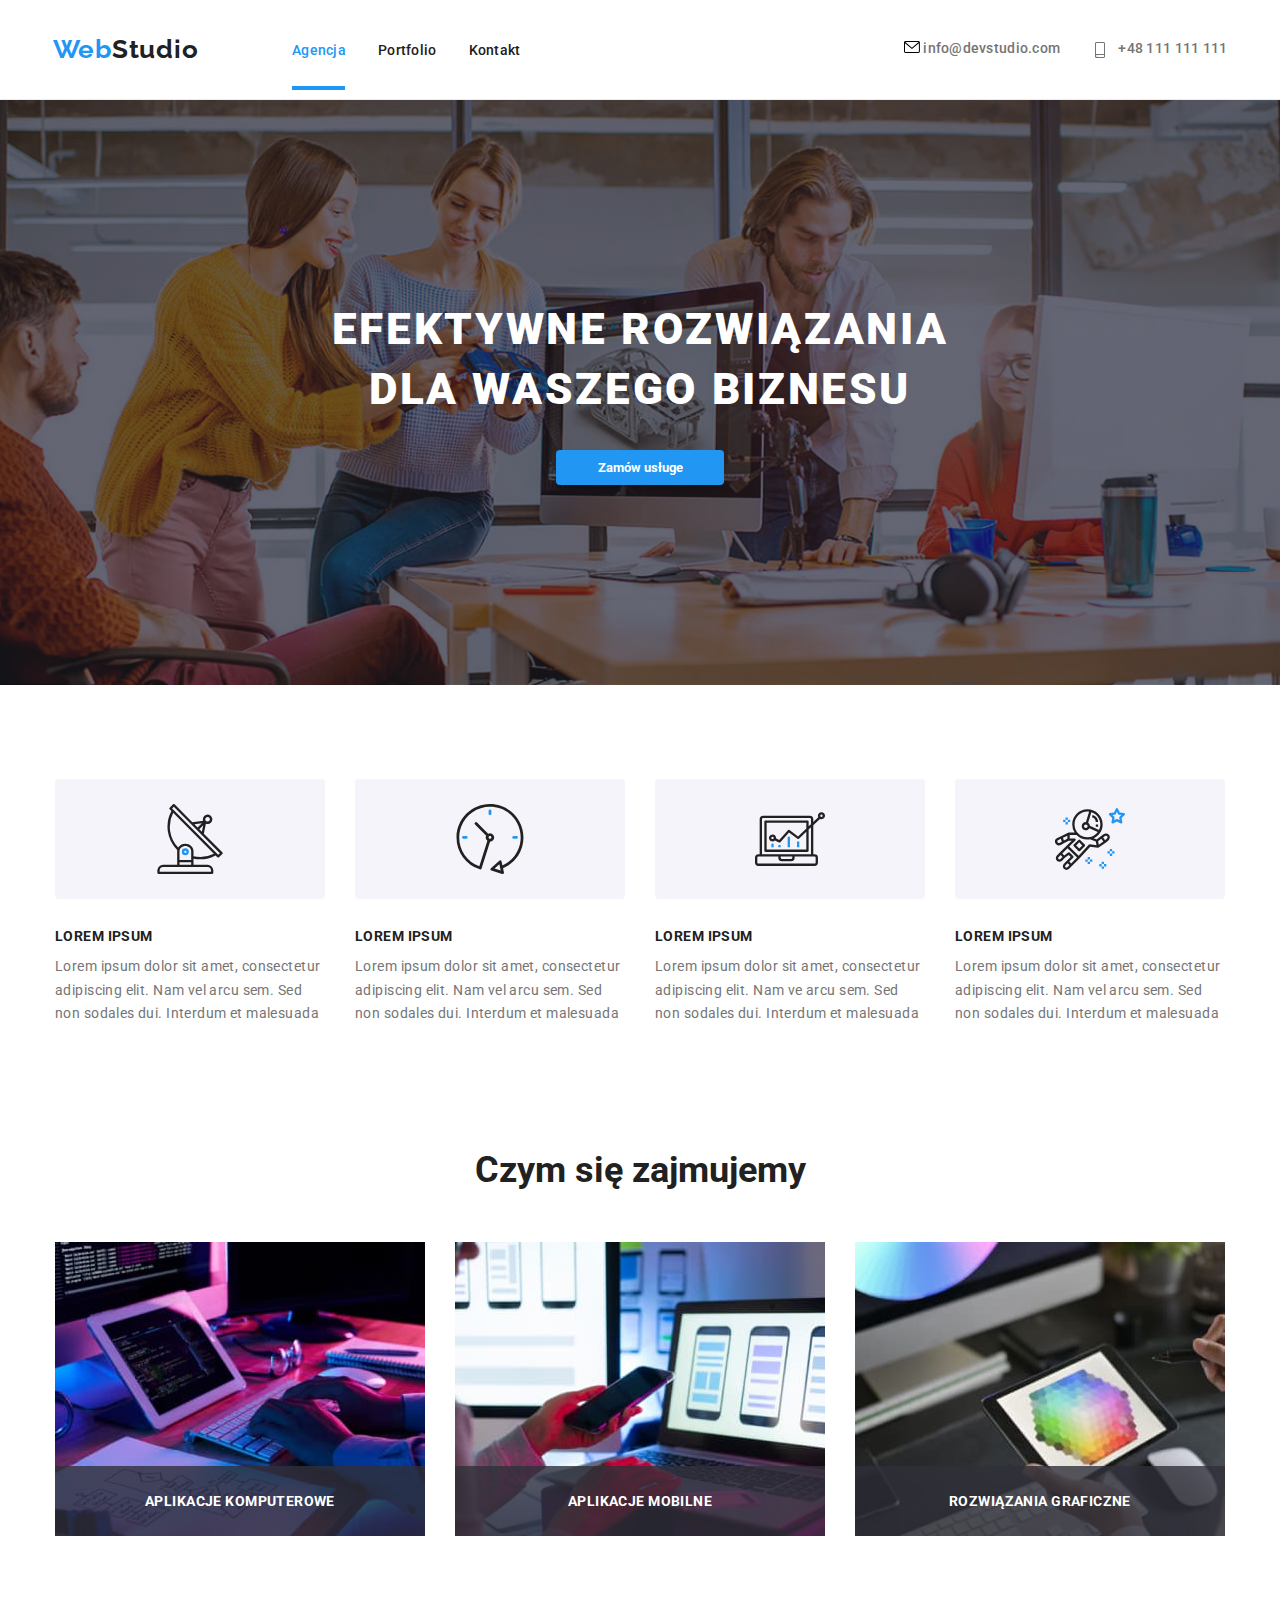
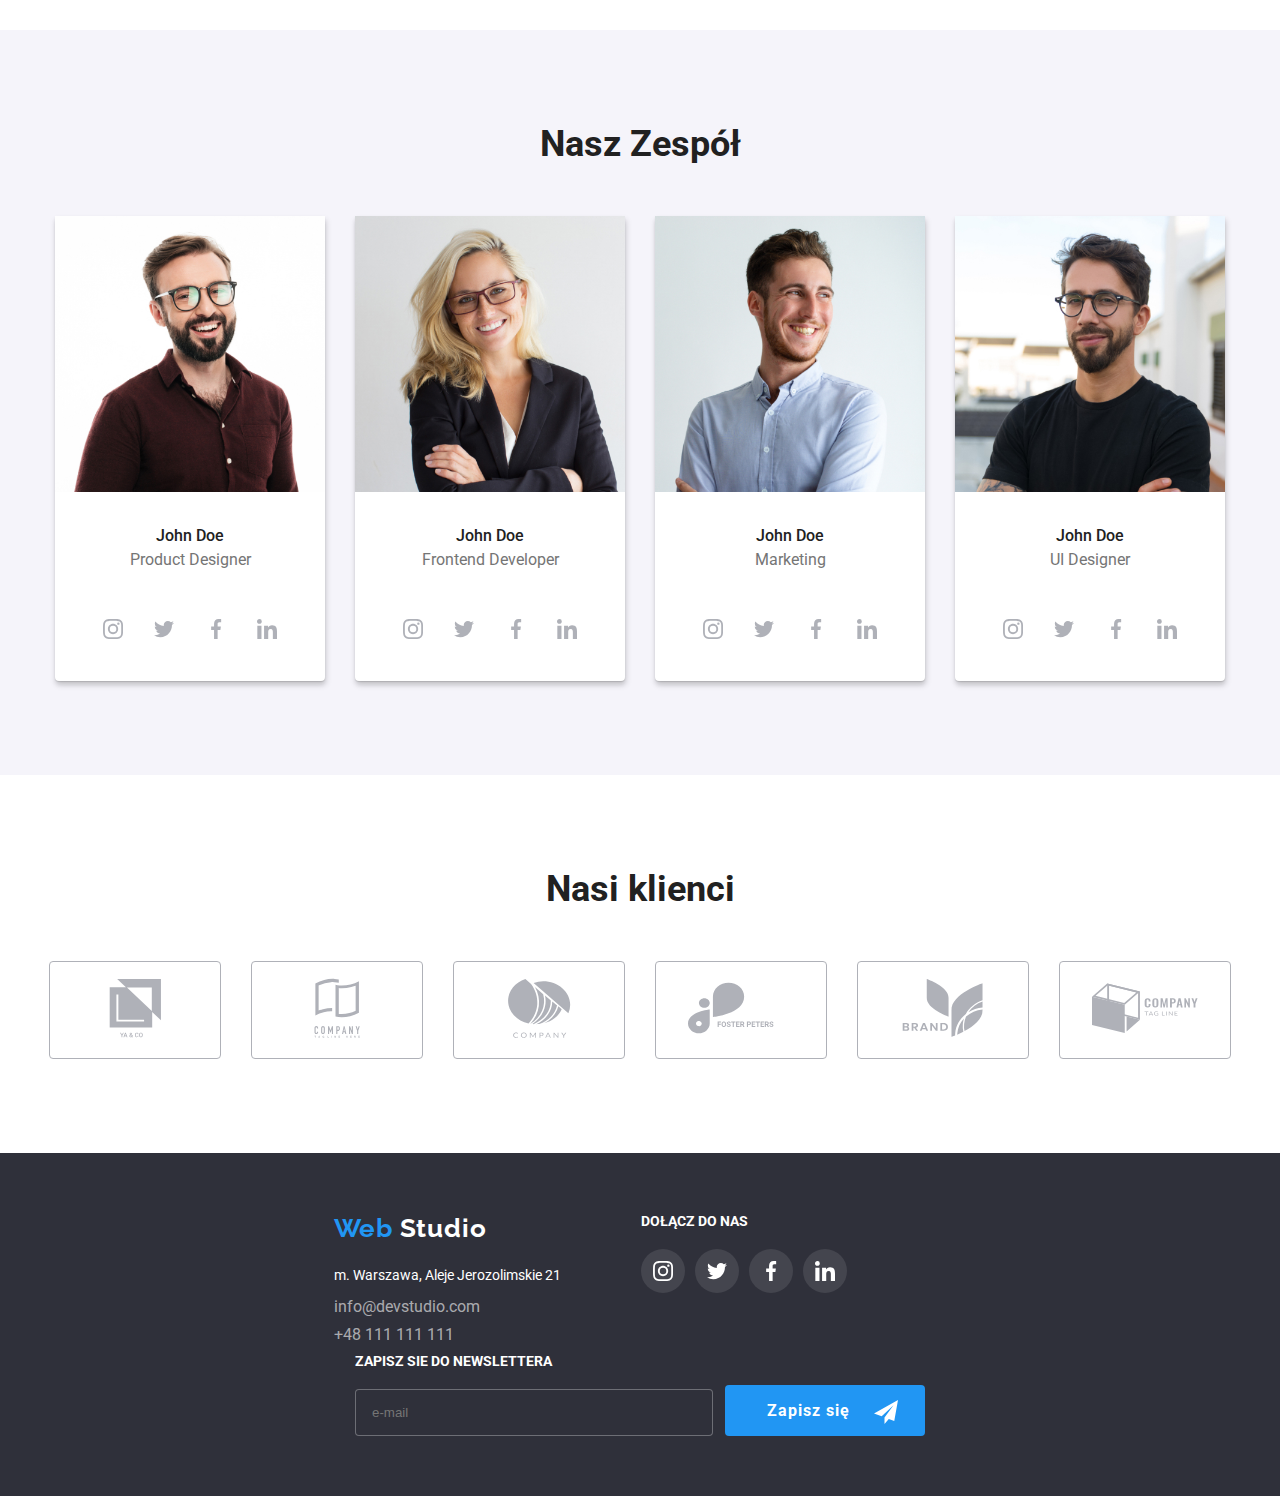
<file: index.html>
<!DOCTYPE html>
<html lang="pl">
  <head>
    <meta charset="UTF-8"/>
    <meta http-equiv="X-UA-Compatible" content="IE=edge"/>
    <meta name="viewport" content="width=device-width, initial-scale=1.0"/>
    <title>Studio</title>
    <link rel="stylesheet"
      href="https://cdnjs.cloudflare.com/ajax/libs/modern-normalize/1.1.0/modern-normalize.min.css"
      integrity="sha512-wpPYUAdjBVSE4KJnH1VR1HeZfpl1ub8YT/NKx4PuQ5NmX2tKuGu6U/JRp5y+Y8XG2tV+wKQpNHVUX03MfMFn9Q=="
      crossorigin="anonymous"
      referrerpolicy="no-referrer"/>
    <link rel="preconnect" href="https://fonts.googleapis.com"/>
    <link rel="preconnect" href="https://fonts.gstatic.com" crossorigin/>
    <link href="https://fonts.googleapis.com/css2?family=Raleway:wght@700&family=Roboto:wght@400;500;700;900&display=swap"
      rel="stylesheet"/>
      <link rel="stylesheet" href="./css/main.min.css"/>
  </head>
  <body>
<header class="header">
      <div class="container container__header">
        <div class="header__mobile-menu">
        <a class="header__logo" href="index.html">
          <span class="header__logo-color"> Web</span>Studio
          </a>
          <button class ="menu__toggle js-open-menu">
          <svg  class="header__burger" width="40" height="40">
            <use href="images/icons.svg#icon-menu_40px"></use>
          </svg>
        </button>
          </div>
        <nav class="navigation">
          <ul class="navigation__links">
            <li>
              <a class="navigation__links-list navigation--active" href="index.html">Agencja</a>
            </li>
            <li>
              <a class="navigation__links-list" href="portfolio.html">Portfolio</a>
            </li>
            <li>
              <a class="navigation__links-list" href="index.html">Kontakt</a>
            </li>
          </ul>
        </nav>
        <ul class="header__contact">
          <li>
            <a class="header__contact-links" href="mailto:info@devstudio.com">
              <svg class="header-contact__icon" width="16" height="12">
              <use href="images/icons.svg#icon-envelope"></use>
            </svg> info@devstudio.com
          </a>
        </li>
          <li>           
            <a class="header__contact-links" href="tel:48111111111">
              <svg class="header__contact-icon" width="16" height="16">
              <use href="images/icons.svg#icon-smartphone"></use>
            </svg>+48 111 111 111
          </a>
          </li>
        </ul>
      </div>
    </header>
    <main>
        <section class="first">
          <div class="container container__main">
            <h1 class="first__title">EFEKTYWNE ROZWIĄZANIA DLA WASZEGO BIZNESU</h1>
            <button class="first__button" type="button" data-modal-open>Zamów usługe</button>
          </div>
        </section>
      <section class="lorem">
        <div class="container">
          <ul class="lorem__links">
             <li>
              <div class="lorem__icon">
                <svg width="70" height="70">
                  <use href=./images/icons.svg#icon-antenna-1></use>
                </svg>
              </div>
              <h3 class="lorem__title">LOREM IPSUM</h3>
              <p class="lorem__subtitle">Lorem ipsum dolor sit amet, consectetur adipiscing elit. Nam vel arcu sem. Sed non sodales dui. Interdum et malesuada</p>
            </li>
            <li>      
           <div class="lorem__icon">
            <svg width="70" height="70">
              <use href=./images/icons.svg#icon-clock-1></use>
            </svg>
           </div>
           <h3 class="lorem__title">LOREM IPSUM</h3>
              <p class="lorem__subtitle">Lorem ipsum dolor sit amet, consectetur adipiscing elit. Nam vel arcu sem. Sed non sodales dui. Interdum et malesuada</p>
            </li>
            <li>
              <div class="lorem__icon">
                <svg width="70" height="70">
                  <use href=./images/icons.svg#icon-diagram-1></use>
                </svg>
            </div>
              <h3 class="lorem__title">LOREM IPSUM</h3>
              <p class="lorem__subtitle">Lorem ipsum dolor sit amet, consectetur adipiscing elit. Nam ve arcu sem. Sed non sodales dui. Interdum et malesuada</p>
            </li>
            <li>      
           <div class="lorem__icon">
            <svg width="70" height="70">
              <use href=./images/icons.svg#icon-astronaut-1></use>
            </svg>
           </div>
           <h3 class="lorem__title">LOREM IPSUM</h3>
              <p class="lorem__subtitle">Lorem ipsum dolor sit amet, consectetur adipiscing elit. Nam vel arcu sem. Sed non sodales dui. Interdum et malesuada</p>
            </li>
          </ul>
        </div>
      </section>
      <section class="job">
        <div class=" container container__job">
          <h2 class="job__title">Czym się zajmujemy</h2>
          <ul class="job__links">
            <li>
              <div class="job__box">
              <img src="images/About_Us/box1.jpg" alt="strona" width="370" height="294"/>
              <div>
                <h3 class="job__subtitle">APLIKACJE KOMPUTEROWE</h3>
              </div>
            </div>
          </li>
            <li>
              <div class="job__box">
                <img src="images/About_Us/box2.jpg" alt="telefon" width="370" height="294"/>
                <div>
                  <h3 class="job__subtitle">APLIKACJE MOBILNE</h3>
                </div>
              </div>
            </li>
            <li>
              <div class="job__box">
              <img src="images/About_Us/box3.jpg" alt="tablet" width="370" height="294"/>
              <div>
                <h3 class="job__subtitle">ROZWIĄZANIA GRAFICZNE</h3>
              </div>
            </div>
          </li>
          </ul>
        </div>
      </section>
      <section class="team">
        <div class="container container__team">
          <h2 class="team__title">Nasz Zespół</h2>
          <ul class="team__links">
            <li >
              <figure class="team__img">
                <img alt="Joe Doe" width="100%"
                src="images/Our_Team/img1.jpg"
                srcset="/images/Our_Team/img1.jpg  270w,
                images/Our_Team/img1mob@1x.jpg    450w,
                images/Our_Team/img1mob@2x.jpg    900w,
                images/Our_Team/img1tab@1.jpg     354w,
                images/Our_Team/img1tab@2.jpg   708w,"
                sizes=" (min-width:480px) 450px, (min-width: 768px) 354px, (min-width:1200px) 270px, 90vw"/>
                <figcaption>
                  <h3 class="team__name">John Doe</h3>
                  <p class="team__description">Product Designer</p>
                  <div>
                  <ul class="team__icon-list">
                    <li>
                      <a class="team__icon" href="#">
                        <svg width="20px" height="20px" fill="#AFB1B8">
                          <use  href="./images/icons.svg#icon-instagram-2"></use>
                        </svg>
                      </a>
                    </li>
                    <li>
                      <a class="team__icon" href="#">
                        <svg width="20px" height="20px" fill="#AFB1B8">
                          <use href="./images/icons.svg#icon-twitter-1"></use>
                        </svg>
                      </a>
                    </li>
                    <li>
                      <a class="team__icon" href="#">
                        <svg width="20px" height="20px" fill="#AFB1B8">
                          <use href="./images/icons.svg#icon-facebook-1"></use>
                        </svg>
                      </a>
                    </li>
                    <li>
                      <a class="team__icon" href="#">
                        <svg width="20px" height="20px" fill="#AFB1B8">
                          <use href="./images/icons.svg#icon-linkedin-1"></use>
                        </svg>
                      </a>
                    </li>
                  </ul>
                </div>
              </figcaption>
              </figure>
            </li>
            <li>
              <figure class="team__img">
                <img alt="Joe Doe" width="100%"
                src="images/Our_Team/img2.jpg"
                srcset="/images/Our_Team/img2.jpg  270w,
                images/Our_Team/img2mob@x1.jpg    450w,
                images/Our_Team/img2mob@x2.jpg    900w,
                images/Our_Team/img2tab@x1.jpg     354w,
                images/Our_Team/img2tab@x2.jpg   708w,"
                sizes="(min-width:480px) 450px, (min-width: 768px) 354px, (min-width:1200px) 270px, 90vw"/>
                <figcaption>
                  <h3 class="team__name">John Doe</h3>
                  <p class="team__description">Frontend Developer</p>
                <div>
                  <ul class="team__icon-list">
                    <li>
                      <a class="team__icon" href="#">
                        <svg width="20px" height="20px" fill="#AFB1B8">
                          <use  href="./images/icons.svg#icon-instagram-2"></use>
                        </svg>
                      </a>
                    </li>
                    <li>
                      <a class="team__icon" href="#">
                        <svg width="20px" height="20px" fill="#AFB1B8">
                          <use href="./images/icons.svg#icon-twitter-1"></use>
                        </svg>
                      </a>
                    </li>
                    <li>
                      <a class="team__icon" href="#">
                        <svg width="20px" height="20px" fill="#AFB1B8">
                          <use href="./images/icons.svg#icon-facebook-1"></use>
                        </svg>
                      </a>
                    </li>
                    <li>
                      <a class="team__icon" href="#">
                        <svg width="20px" height="20px" fill="#AFB1B8">
                          <use href="./images/icons.svg#icon-linkedin-1"></use>
                        </svg>
                      </a>
                    </li>
                  </ul>
                </div>
              </figcaption>
              </figure>
            </li>
            <li>
              <figure class="team__img">
                <img alt="Joe Doe" width="100%"
                src="images/Our_Team/img3.jpg"
                srcset="/images/Our_Team/img3.jpg  270w,
                images/Our_Team/img3mob@x1.jpg    450w,
                images/Our_Team/img3mob@x2.jpg    900w,
                images/Our_Team/img3tab@x1.jpg     354w,
                images/Our_Team/img3tab@x2.jpg   708w,"
                sizes="(min-width:480px) 450px, (min-width: 768px) 354px, (min-width:1200px) 270px, 90vw"/>
                <figcaption>
                  <h3 class="team__name">John Doe</h3>
                  <p class="team__description">Marketing</p>
                <div>
                  <ul class="team__icon-list">
                    <li>
                      <a class="team__icon" href="#">
                        <svg width="20px" height="20px" fill="#AFB1B8">
                          <use  href="./images/icons.svg#icon-instagram-2"></use>
                        </svg>
                      </a>
                    </li>
                    <li>
                      <a class="team__icon" href="#">
                        <svg width="20px" height="20px" fill="#AFB1B8">
                          <use href="./images/icons.svg#icon-twitter-1"></use>
                        </svg>
                      </a>
                    </li>
                    <li>
                      <a class="team__icon" href="#">
                        <svg width="20px" height="20px" fill="#AFB1B8">
                          <use href="./images/icons.svg#icon-facebook-1"></use>
                        </svg>
                      </a>
                    </li>
                    <li>
                      <a class="team__icon" href="#">
                        <svg width="20px" height="20px" fill="#AFB1B8">
                          <use href="./images/icons.svg#icon-linkedin-1"></use>
                        </svg>
                      </a>
                    </li>
                  </ul>
                </div>
              </figcaption>
              </figure>
            </li>
            <li>
              <figure class="team__img">
                <img alt="Joe Doe" width="100%"
                src="images/Our_Team/img4.jpg"
                srcset="/images/Our_Team/img4.jpg  270w,
                images/Our_Team/img4mob@x1.jpg    450w,
                images/Our_Team/img4mob@x2.jpg    900w,
                images/Our_Team/img4tab@x1.jpg     354w,
                images/Our_Team/img4tab@x2.jpg   708w,"
                sizes="(min-width:480px) 450px, (min-width: 768px) 354px, (min-width:1200px) 270px, 90vw"/>
                
                <figcaption>
                  <h3 class="team__name">John Doe</h3>
                  <p class="team__description">UI Designer</p>
                <div>
                  <ul class="team__icon-list">
                    <li>
                      <a class="team__icon" href="#">
                        <svg width="20px" height="20px" fill="#AFB1B8">
                          <use  href="./images/icons.svg#icon-instagram-2"></use>
                        </svg>
                      </a>
                    </li>
                    <li>
                      <a class="team__icon" href="#">
                        <svg width="20px" height="20px" fill="#AFB1B8">
                          <use href="./images/icons.svg#icon-twitter-1"></use>
                        </svg>
                      </a>
                    </li>
                    <li>
                      <a class="team__icon" href="#">
                        <svg width="20px" height="20px" fill="#AFB1B8">
                          <use href="./images/icons.svg#icon-facebook-1"></use>
                        </svg>
                      </a>
                    </li>
                    <li>
                      <a class="team__icon" href="#">
                        <svg width="20px" height="20px" fill="#AFB1B8">
                          <use href="./images/icons.svg#icon-linkedin-1"></use>
                        </svg>
                      </a>
                    </li>
                  </ul>
                </div> 
              </figcaption>
              </figure>
            </li>
          </ul>
          </div>
      </section>
      <section class="clients ">
        <div class=" container container__clients" >
          <h2 class="clients__title">Nasi klienci</h2>
          <ul class="clients__links">
            <li class="clients__logo">
              <svg  width="106" height="60" fill="#AFB1B8">
                <use href="./images/icons.svg#icon-group"></use>
              </svg>
            </li>
            <li class="clients__logo">
              <svg  width="106" height="60" fill="#AFB1B8">
                <use href="./images/icons.svg#icon-group-1"></use>
              </svg>
            </li>
            <li class="clients__logo">
              <svg  width="106" height="60" fill="#AFB1B8">
                <use href="./images/icons.svg#icon-group-2"></use>
              </svg>
            </li>
            <li class="clients__logo">
              <svg  width="106" height="60" fill="#AFB1B8">
                <use href="./images/icons.svg#icon-Group-6"></use>
              </svg>
            </li>
            <li class="clients__logo">
              <svg  width="106" height="60" fill="#AFB1B8">
                <use href="./images/icons.svg#icon-group-3"></use>
              </svg>
            </li>
            <li class="clients__logo">
              <svg  width="106" height="60" fill="#AFB1B8">
                <use href="./images/icons.svg#icon-group-4"></use>
              </svg>
            </li>
          </ul>
       </div>
      </section>
    </main>
    <footer class="footer">
      <div class=" container__footer">
      <div class="footer__contact">
        <a class="footer__contact-logo" href="index.html">
          <span class="footer__logo-color"> Web</span>
          <span class="footer__logo-nonecolor">Studio</span>
        </a>
        <address class="address">
          <ul class="address__contact-list">
            <li>
              <p class="address__contact-list--city">m. Warszawa, Aleje Jerozolimskie 21</p>
            </li>
            <li class="address__item">
              <a class="address__links" href="mailto:info@devstudio.com">info@devstudio.com</a>
            </li>
            <li class="address__item">
              <a class="address__links" href="tel:48111111111">+48 111 111 111</a>
            </li>
          </ul>
        </address>
      </div>
        <div class="media">
          <h3 class="media__title"> DOŁĄCZ DO  NAS </h3>
          <ul class="media__list">
            <li>
              <a class="media__icon-group" href="#">
                <svg width="20" height="20">
                  <use href="./images/icons.svg#icon-instagram-2"></use>
                </svg>
              </a>
            </li>
            <li>
              <a class="media__icon-group" href="#">
                <svg width="20" height="20">
                  <use href="./images/icons.svg#icon-twitter-1"></use>
                </svg>
              </a>
            </li>
            <li>
              <a class="media__icon-group" href="#">
                <svg width="20" height="20">
                  <use href="./images/icons.svg#icon-facebook-1"></use>
                </svg>
              </a>
            </li>
            <li>
              <a class="media__icon-group" href="#">
                <svg width="20" height="20">
                  <use href="./images/icons.svg#icon-linkedin-1"></use>
                </svg>
              </a>
            </li>
          </ul>
        </div>
         <form>
          <div class="form">
            <div class="form__input">
              <label for="email" class="form__label">ZAPISZ SIE DO NEWSLETTERA</label>
            <input class="form__input-details" type="text" name="e-mail" id="e-mail" placeholder="e-mail">
            </div>
          <div>
            <button class ="form__button" type="submit">Zapisz się 
              <svg width="24" height="24" class="form__icon">
                <use href="./images/icons.svg#icon-icon-send"></use>
            </svg>
          </button>
        </div>
      </div>
    </form>
        <div class="menu-container js-menu-container" id="mobile-menu">
          <button class="menu__toggle js-close-menu menu__cls-btn">
            <svg width="40" height="40">
              <use href="./images/icons.svg#icon-close_40px"></use>
            </svg>
          </button>
          <div>
          <ul class="menu__navigation">
            <li class="menu__navigation-links"><a href="index.html">Agencja</a></li>
            <li class="menu__navigation-links"><a href="portfolio.html" >Portfolio</a></li>
            <li class="menu__navigation-links"><a href="" >Kontakt</a></li>
          </ul>
        </div>
          <ul class="menu__contact">
            <li class="menu__contact-tel">           
              <a  href="tel:48111111111">
                +48 111 111 111
            </a>
            </li>
          <li class="menu__contact-email">
            <a  href="mailto:info@devstudio.com">
               info@devstudio.com
          </a>
        </li>
          </ul>
          <ul class="menu__socials">
            <li>
              <a class="menu__socials-link" href="#">Instagram</a>
            </li>
            <li class="menu__separate">
              |
            </li>
            <li><a class="menu__socials-link" href="#">Twitter</a>
            </li>
            <li class="menu__separate">
              |
            </li>
           <li> 
              <a class="menu__socials-link" href="#">Facebook</a>
            </li>
            <li class="menu__separate">
              |
            </li>
           <li> 
              <a class="menu__socials-link" href="#">Linkedln</a>
            </li>
          </ul>
          

  
      
        
        
      </div>
        </div>
            
          </div>
        </div>
        <div class="overlay overlay__is-hidden" data-modal>
          <div class="modal">
          <p class="modal__title"> Zostaw swoje dane w formularzu poniżej</p>
            <form>
              <div class="modal__field">
              <label class="modal__label" for="username"> Imię</label>
              <input class="modal__input" type="text" name="username" id="username"/><svg  width="18px" height="18px">
                <use  href="./images/icons.svg#icon-person-black-18dp-1"></use>
              </svg>
              </div>
              <div class="modal__field">
                <label class="modal__label" for="phone"> Telefon</label>
                <input class="modal__input" type="text" name="phone" id="phone"/>
                <svg  width="18px" height="18px">
                  <use  href="./images/icons.svg#icon-phone-black-18dp-1"></use>
                </svg>
              </div>
              <div class="modal__field">
              <label class="modal__label" for="email"> Email</label>
              <input class="modal__input" type="text" name="email" id="email"/>
              <svg  width="18px" height="18px">
                <use  href="./images/icons.svg#icon-email-black-18dp-1"></use>
              </svg>
              </div>
            <div class="modal__field">
                  <label class="modal__label" for="comment"> Komentarz</label>
                  <textarea class="modal__textarea" name="comment" id="comment" rows="5" placeholder="Wprowadź tekst"></textarea>
                </div>
                <label class="modal__checkbox"> <input class="modal__checkbox-input" type="checkbox" name="check "/>
                  <svg  width="16px" height="15px">
                    <use  href="./images/icons.svg#icon-icon-check"></use>
                  </svg>
                  Oświadczam iż akceptuję 
                  <span class="modal__span">
                     Regulamin</span> i 
                     <span class="modal__span">Politykę Prywatności.</span>
                    </label>
            <button class="modal__button" type="submit">Wyślij</button>
          </form>
          <button type="button" class="close-btn" data-modal-close>X</button>
        </div>
      </div>
       <script defer src="./js/mobile-menu.js"></script>
       <script src="./js/modal.js"></script>
      </div>
  </footer>
</body>
</html>
</file>
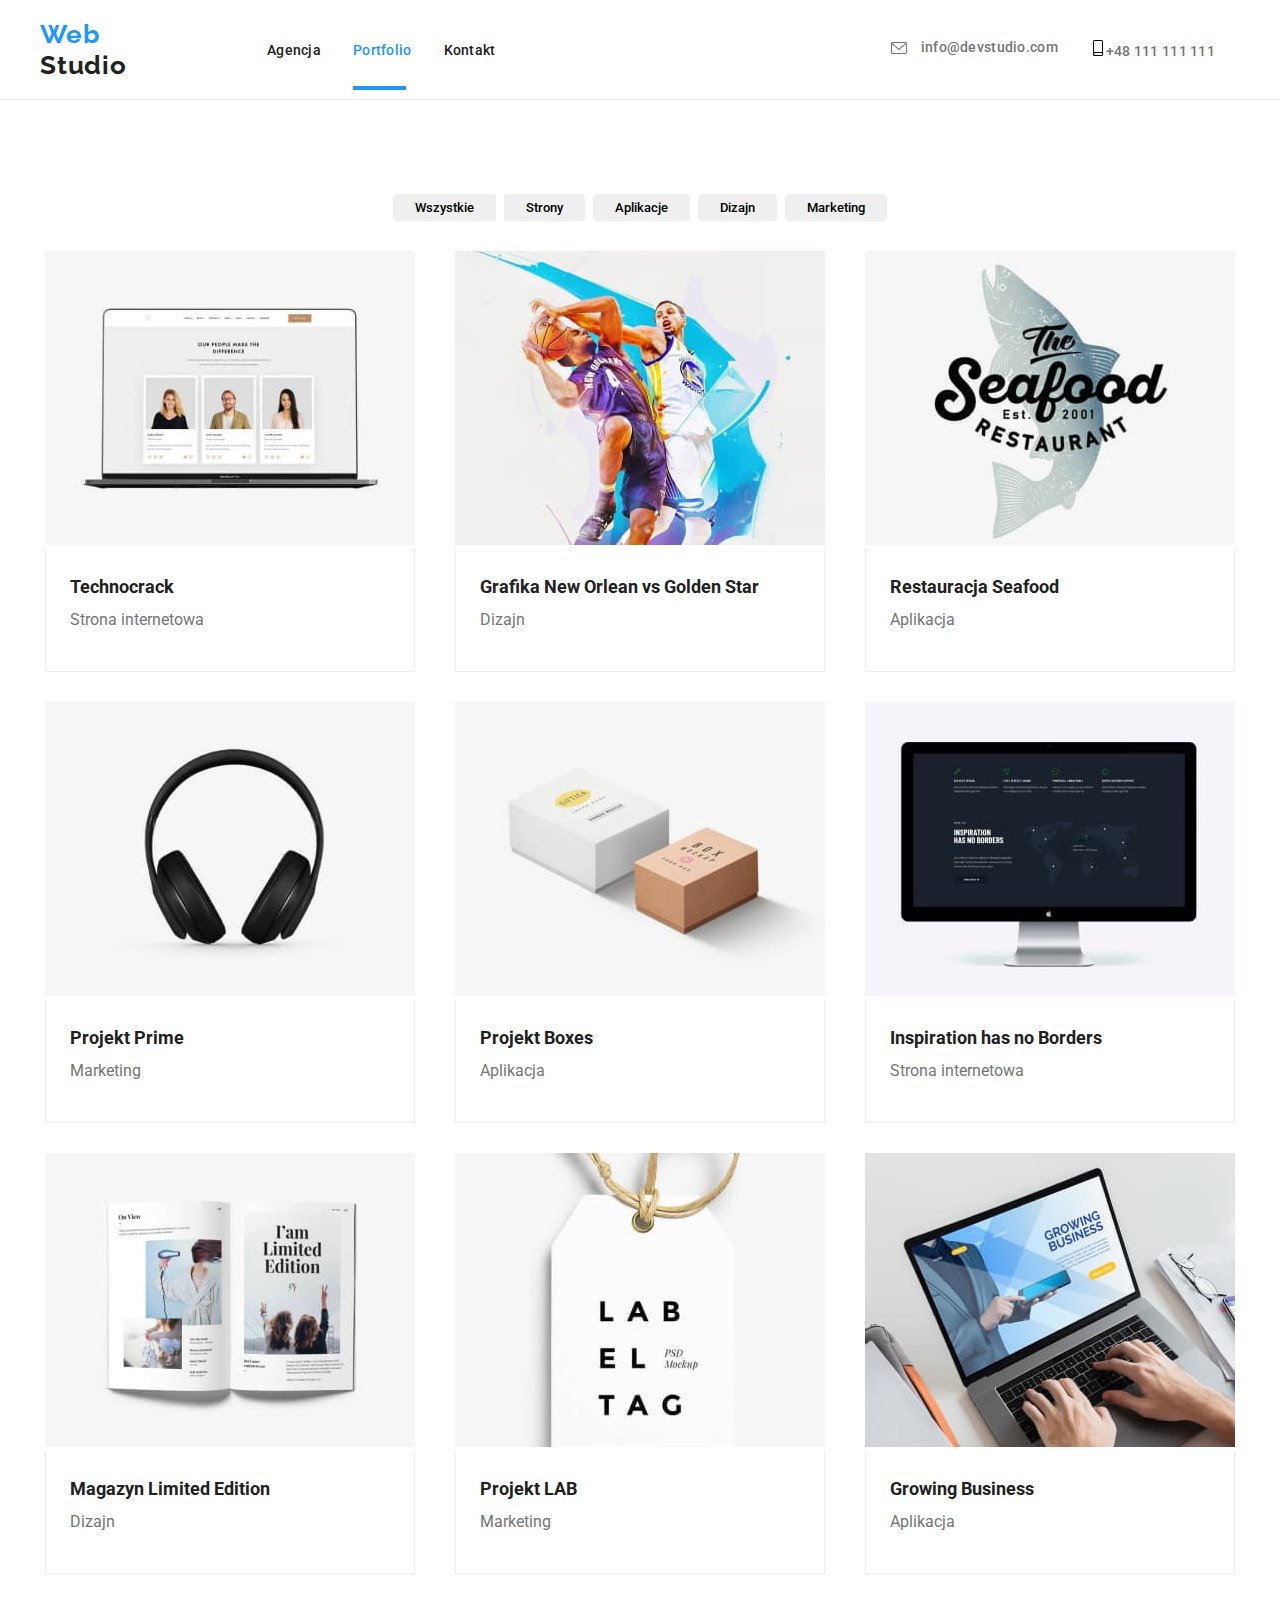
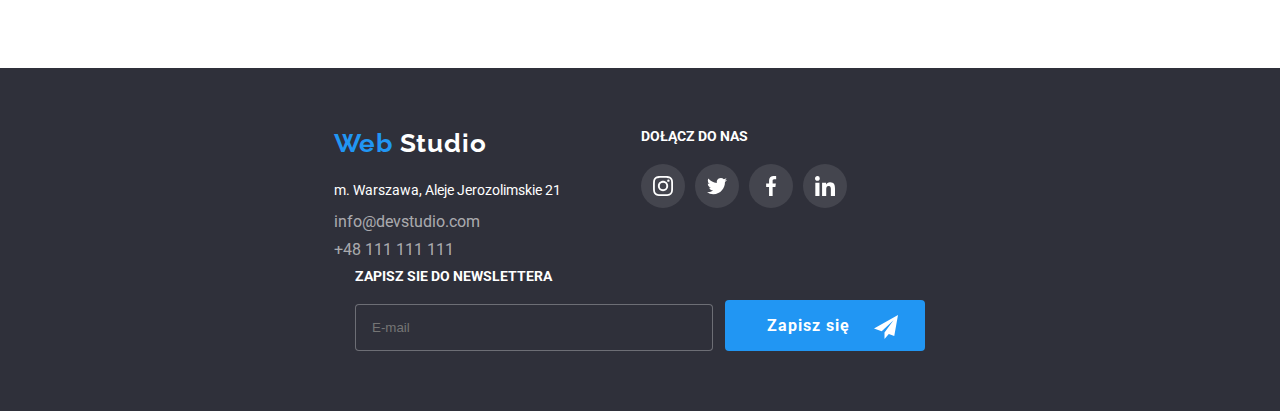
<file: portfolio.html>
<!DOCTYPE html>
<html lang="en">
  <head>
    <meta charset="UTF-8" />
    <meta http-equiv="X-UA-Compatible" content="IE=edge" />
    <meta name="viewport" content="width=device-width, initial-scale=1.0" />
    <title>Portfolio</title>
    <link
      rel="stylesheet"
      href="https://cdnjs.cloudflare.com/ajax/libs/modern-normalize/1.1.0/modern-normalize.min.css"
      integrity="sha512-wpPYUAdjBVSE4KJnH1VR1HeZfpl1ub8YT/NKx4PuQ5NmX2tKuGu6U/JRp5y+Y8XG2tV+wKQpNHVUX03MfMFn9Q=="
      crossorigin="anonymous"
      referrerpolicy="no-referrer"/>
    <link rel="stylesheet" href="./css/main.min.css" />
    <link rel="preconnect" href="https://fonts.googleapis.com" />
    <link rel="preconnect" href="https://fonts.gstatic.com" crossorigin />
    <link href="https://fonts.googleapis.com/css2?family=Raleway:wght@700&family=Roboto:wght@400;500;700;900&display=swap" rel="stylesheet"/>
  </head>
  <body>
    <header class="header">
      <div class="container container__header">
        <a class="header__logo" href="index.html">
          <span class="header__logo-color"> Web</span>
          Studio
        </a>
        <nav class="navigation">
          <ul class="navigation__links">
            <li>
              <a class="navigation__links-list" href="index.html">Agencja</a>
            </li>
            <li>
              <a class="navigation__links-list navigation--active" href="portfolio.html">Portfolio</a>
            </li>
            <li>
              <a class="navigation__links-list" href="#">Kontakt</a>
            </li>
          </ul>
        </nav>
        <ul class="header__contact">
          <li>
            <a class="header__contact-links" href="mailto:info@devstudio.com">
              <svg class="header__contact-icon" width="16" height="12">
              <use href="images/icons.svg#icon-envelope"></use>
            </svg> info@devstudio.com
          </a>
        </li>
          <li>           
            <a class="header__contact-links" href="tel:48111111111">
              <svg class="header__contac-icon" width="16" height="16">
              <use href="images/icons.svg#icon-smartphone"></use>
            </svg>+48 111 111 111
          </a>
          </li>
        </ul>
      </div>
    </header>
    <main>
      <!--Section Portfolio-->
      <section class="portfolio">
        <div class="container">
        <div class="container__portfolio">
          <ul class="portfolio__buttons">
            <li>
              <button class="portfolio__single-button" type="button">Wszystkie</button>
            </li>
            <li>
              <button class="portfolio__single-button" type="button">Strony</button>
            </li>
            <li>
              <button class="portfolio__single-button" type="button">Aplikacje</button>
            </li>
            <li>
              <button class="portfolio__single-button" type="button">Dizajn</button>
            </li>
            <li>
              <button class="portfolio__single-button" type="button">Marketing</button>
            </li>
          </ul>
        </div>
        <ul class="portfolio__wrapper">
            <li class=" portfolio__shadow">
              <div class="portfolio__hidden">
              <figure class="portfolio__figure">
                <div class="portfolio__technocrack">
                  <p class="portfolio__text">Technocrack jest popularną platformą wykorzystywaną do rozpowszechniania koronawirusa. Firmy wykorzystują tę platformę do celów szpiegowskich i ataków na niezabezpieczone serwery konkurencji</p>
                </div>
                <img src="images/portfolio/img-1.jpg" alt="Strona internetowa"width="370" height="294"/>
                <figcaption class="portfolio__figcaption">
                  <h3 class="portfolio__title">Technocrack</h3>
                  <p class="portfolio__subtitle">Strona internetowa</p>
                </figcaption>
              </figure>
            </div>
          </li>
            <li class="portfolio__shadow">
              <div class="portfolio__hidden">
              <figure class="portfolio__figure">
                <div class="portfolio__technocrack">
                  <p class="portfolio__text">Technocrack jest popularną platformą wykorzystywaną do rozpowszechniania koronawirusa. Firmy wykorzystują tę platformę do celów szpiegowskich i ataków na niezabezpieczone serwery konkurencji</p></div>
                <img src="images/portfolio/img-2.jpg" alt="Koszykarze"width="370" height="294"/>
                <figcaption class="portfolio__figcaption">
                  <h3 class="portfolio__title">Grafika New Orlean vs Golden Star</h3>
                  <p class="portfolio__subtitle">Dizajn</p>
                </figcaption>
              </figure>
            </div>
            </li>
            <li class=" portfolio__shadow">
              <div class="portfolio__hidden">
              <figure class="portfolio__figure">
                <div class="portfolio__technocrack">
                  <p class="portfolio__text">Technocrack jest popularną platformą wykorzystywaną do rozpowszechniania koronawirusa. Firmy wykorzystują tę platformę do celów szpiegowskich i ataków na niezabezpieczone serwery konkurencji</p></div>
                <img src="images/portfolio/img-3.jpg" alt="Logo restauracji" width="370" height="294"/>
                <figcaption class="portfolio__figcaption">
                  <h3 class="portfolio__title">Restauracja Seafood</h3>
                  <p class="portfolio__subtitle">Aplikacja</p>
                </figcaption>
              </figure>
            </div>
            </li>
            <li class=" portfolio__shadow">
              <div class="portfolio__hidden">
              <figure class="portfolio__figure">
                <div class="portfolio__technocrack">
                  <p class="portfolio__text">Technocrack jest popularną platformą wykorzystywaną do rozpowszechniania koronawirusa. Firmy wykorzystują tę platformę do celów szpiegowskich i ataków na niezabezpieczone serwery konkurencji</p></div>
                <img src="images/portfolio/img-4.jpg" alt="Słuchawki" width="370" height="294"/>
                <figcaption class="portfolio__figcaption">
                  <h3 class="portfolio__title">Projekt Prime</h3>
                  <p class="portfolio__subtitle">Marketing</p>
                </figcaption>
              </figure>
            </div>
            </li>
            <li class=" portfolio__shadow">
              <div class="portfolio__hidden">
              <figure class="portfolio__figure">
                <div class="portfolio__technocrack">
                  <p class="portfolio__text">Technocrack jest popularną platformą wykorzystywaną do rozpowszechniania koronawirusa. Firmy wykorzystują tę platformę do celów szpiegowskich i ataków na niezabezpieczone serwery konkurencji</p></div>
                <img src="images/portfolio/img-5.jpg" alt="pudełka" width="370" height="294"/>
                <figcaption class="portfolio__figcaption">
                  <h3 class="portfolio__title">Projekt Boxes</h3>
                  <p class="portfolio__subtitle">Aplikacja</p>
                </figcaption>
              </figure>
            </div>
            </li>
            <li class=" portfolio__shadow">
              <div class="portfolio__hidden">
              <figure class="portfolio__figure">
                <div class="portfolio__technocrack">
                  <p class="portfolio__text">Technocrack jest popularną platformą wykorzystywaną do rozpowszechniania koronawirusa. Firmy wykorzystują tę platformę do celów szpiegowskich i ataków na niezabezpieczone serwery konkurencji</p></div>
                <img src="images/portfolio/img-6.jpg" alt="Komputer" width="370" height="294"/>
                <figcaption class="portfolio__figcaption">
                  <h3 class="portfolio__title">Inspiration has no Borders</h3>
                  <p class="portfolio__subtitle">Strona internetowa</p>
                </figcaption>
              </figure>
            </div>
            </li>
            <li class=" portfolio__shadow">
              <div class="portfolio__hidden">
              <figure class="portfolio__figure">
                <div class="portfolio__technocrack">
                  <p class="portfolio__text">Technocrack jest popularną platformą wykorzystywaną do rozpowszechniania koronawirusa. Firmy wykorzystują tę platformę do celów szpiegowskich i ataków na niezabezpieczone serwery konkurencji</p></div>
                <img src="images/portfolio/img-7.jpg" alt="Czasopismo" width="370" height="294"/>
                <figcaption class="portfolio__figcaption">
                  <h3 class="portfolio__title">Magazyn Limited Edition</h3>
                  <p class="portfolio__subtitle">Dizajn</p>
                </figcaption>
              </figure>
            </div>
            </li>
            <li class=" portfolio__shadow">
              <div class="portfolio__hidden">
              <figure class="portfolio__figure">
                <div class="portfolio__technocrack">
                  <p class="portfolio__text">Technocrack jest popularną platformą wykorzystywaną do rozpowszechniania koronawirusa. Firmy wykorzystują tę platformę do celów szpiegowskich i ataków na niezabezpieczone serwery konkurencji</p></div>
                <img src="images/portfolio/img-8.jpg" alt="zawieszka" width="370" height="294"/>
                <figcaption class="portfolio__figcaption">
                  <h3 class="portfolio__title">Projekt LAB</h3>
                  <p class="portfolio__subtitle">Marketing</p>
                </figcaption>
              </figure>
            </div>
            </li>
            <li class=" portfolio__shadow">
              <div class="portfolio__hidden">
              <figure class="portfolio__figure">
                <div class="portfolio__technocrack">
                  <p class="portfolio__text">Technocrack jest popularną platformą wykorzystywaną do rozpowszechniania koronawirusa. Firmy wykorzystują tę platformę do celów szpiegowskich i ataków na niezabezpieczone serwery konkurencji</p></div>
                <img src="images/portfolio/img-9.jpg" alt="komputer" width="370" height="294"/>
                <figcaption class="portfolio__figcaption">
                  <h3 class="portfolio__title">Growing Business</h3>
                  <p class="portfolio__subtitle">Aplikacja</p>
                </figcaption>
              </figure>
            </div>
            </li>
          </ul>
        </div>
      </section>
    </main>
    <!-- FOOTER SECTION START-->
    <footer class="footer">
      <div class=" container container__footer">
      <div class="footer__contact">
        <a class="footer__contact-logo" href="index.html">
          <span class="footer__logo-color"> Web</span>
          <span class="footer__logo-nonecolor">Studio</span>
        </a>
        <address class="address">
          <ul class="address__contact-list">
            <li>
              <p class="address__contact-list--city">m. Warszawa, Aleje Jerozolimskie 21</p>
            </li>
            <li class="address__item">
              <a class="address__links" href="mailto:info@devstudio.com">info@devstudio.com</a>
            </li>
            <li class="address__item">
              <a class="address__links" href="tel:48111111111">+48 111 111 111</a>
            </li>
          </ul>
        </address>
      </div>
        <div class="media">
          <h3 class="media__title"> DOŁĄCZ DO  NAS </h3>
          <ul class="media__list">
            <li>
              <a class="media__icon-group" href="#">
                <svg width="20" height="20">
                  <use href="./images/icons.svg#icon-instagram-2"></use>
                </svg>
              </a>
            </li>
            <li>
              <a class="media__icon-group" href="#">
                <svg width="20" height="20">
                  <use href="./images/icons.svg#icon-twitter-1"></use>
                </svg>
              </a>
            </li>
            <li>
              <a class="media__icon-group" href="#">
                <svg width="20" height="20">
                  <use href="./images/icons.svg#icon-facebook-1"></use>
                </svg>
              </a>
            </li>
            <li>
              <a class="media__icon-group" href="#">
                <svg width="20" height="20">
                  <use href="./images/icons.svg#icon-linkedin-1"></use>
                </svg>
              </a>
            </li>
          </ul>
        </div>
        <form>
              <div class="form">
              <div class="form__input">
              <label for="email" class="form__label">ZAPISZ SIE DO NEWSLETTERA</label>
            <input class="form__input-details" type="email" name="email" id="email" placeholder="E-mail">
            </div>
          <div>
            <button class ="form__button" type="submit">Zapisz się 
              <svg width="24" height="24" class="form__icon">
              <use href="./images/icons.svg#icon-icon-send"></use>
            </svg>
          </button>
        </div>
      </div>
    </form>
  </div>
</footer>
</body>
</html>
</file>
<file: css/main.min.css>
*{-webkit-box-sizing:border-box;box-sizing:border-box;margin:0 auto;padding:0}body{font-family:"Roboto",sans-serif;font-weight:400;color:#212121}.address{margin-top:20px}.address__contact-list{list-style-type:none;text-align:center;margin-bottom:60px}@media(min-width: 1200px){.address__contact-list{text-align:unset;margin-bottom:unset}}.address__contact-list--city{color:#fff;font-size:14px;line-height:1.71;font-style:normal;margin-bottom:9px}.address__item{text-decoration:none;margin-bottom:9px}.address__links{color:rgba(255,255,255,.6);font-style:normal;text-decoration:none;-webkit-transition:color 250ms cubic-bezier(0.4, 0, 0.2, 1);transition:color 250ms cubic-bezier(0.4, 0, 0.2, 1)}.address__links:focus,.address__links:hover{color:#2196f3}.header{border-bottom-width:1px;border-bottom-style:solid;border-bottom-color:#ececec;display:-webkit-box;display:-ms-flexbox;display:flex;padding:8px}.header__logo{font-family:"Raleway";font-style:normal;font-weight:700;font-size:24px;line-height:1.19;letter-spacing:.03em;color:#212121;text-decoration:none;margin-left:0;padding-left:15px}@media(min-width: 768px){.header__logo{margin-right:83px;width:134px;padding-top:15px;padding-bottom:15px}}@media(min-width: 1200px){.header__logo{font-size:26px;margin-right:93px;padding-left:unset;padding-top:unset;padding-bottom:unset}}.header__logo-color{color:#2196f3}.header__mobile-menu{display:-webkit-box;display:-ms-flexbox;display:flex;-webkit-box-pack:justify;-ms-flex-pack:justify;justify-content:space-between;-webkit-box-align:center;-ms-flex-align:center;align-items:center;width:100%;position:relative}@media(min-width: 768px){.header__mobile-menu{max-width:134px}}@media(min-width: 1200px){.header__mobile-menu{max-width:1200px;width:unset}}.header__burger{margin-right:0;border:none}@media(min-width: 768px){.header__burger{display:none;position:absolute}}.header__contact{display:none}@media(min-width: 768px){.header__contact{display:block;list-style-type:none;margin-left:auto}}@media(min-width: 1200px){.header__contact{display:-webkit-box;display:-ms-flexbox;display:flex;margin-left:371px;gap:32px}}.header__contact-links{display:none}@media(min-width: 768px){.header__contact-links{display:block;font-style:normal;font-weight:500;font-size:14px;line-height:1.14;letter-spacing:.02em;color:#757575;-webkit-transition:color 250ms cubic-bezier(0.4, 0, 0.2, 1);transition:color 250ms cubic-bezier(0.4, 0, 0.2, 1);text-decoration:none}}.header__contact-links:focus,.header__contact-links:hover{color:#2196f3}.header__contact-links:hover svg,.header__contact-links:focus svg{fill:#2196f3}.header__burger:focus,.header__burger:hover{color:#2196f3}.header__contact-icon{vertical-align:middle;fill:#757575;margin-right:10px}.clients{padding-top:60px;padding-bottom:60px}@media(min-width: 1200px){.clients{padding-top:94px;padding-bottom:94px}}.clients__title{font-weight:700;font-size:28px;line-height:1.17;padding-bottom:30px}@media(min-width: 1200px){.clients__title{font-size:36px;line-height:1.16;padding-bottom:50px}}.clients__links{display:-webkit-box;display:-ms-flexbox;display:flex;-ms-flex-wrap:wrap;flex-wrap:wrap;list-style-type:none;padding:0 10px;gap:30px}@media(min-width: 480px){.clients__links{padding:unset;-webkit-box-pack:center;-ms-flex-pack:center;justify-content:center}}.clients__logo{border:1px solid #afb1b8;border-radius:4px;padding:16px 32px;-webkit-transition:color 250ms cubic-bezier(0.4, 0, 0.2, 1);transition:color 250ms cubic-bezier(0.4, 0, 0.2, 1)}.clients__logo:hover,.clients__logo:focus{border-color:#2196f3;-webkit-transition:border-color 250ms cubic-bezier(0.4, 0, 0.2, 1);transition:border-color 250ms cubic-bezier(0.4, 0, 0.2, 1);cursor:pointer}.clients__logo:hover svg,.clients__logo:focus svg{fill:#2196f3;-webkit-transition:fill 250ms cubic-bezier(0.4, 0, 0.2, 1);transition:fill 250ms cubic-bezier(0.4, 0, 0.2, 1)}.container{max-width:480px;margin:0 auto}@media(min-width: 768px){.container{max-width:768px}}@media(min-width: 1200px){.container{max-width:1200px}}.container__header{width:100%;display:-webkit-box;display:-ms-flexbox;display:flex;-webkit-box-align:center;-ms-flex-align:center;align-items:center;-webkit-box-pack:center;-ms-flex-pack:center;justify-content:center}.container__main{display:-webkit-box;display:-ms-flexbox;display:flex;-webkit-box-orient:vertical;-webkit-box-direction:normal;-ms-flex-direction:column;flex-direction:column;-webkit-box-pack:center;-ms-flex-pack:center;justify-content:center;-webkit-box-align:center;-ms-flex-align:center;align-items:center}.container__job{display:-webkit-box;display:-ms-flexbox;display:flex;-webkit-box-orient:vertical;-webkit-box-direction:normal;-ms-flex-direction:column;flex-direction:column;-webkit-box-pack:center;-ms-flex-pack:center;justify-content:center;-webkit-box-align:center;-ms-flex-align:center;align-items:center}.container__team{display:-webkit-box;display:-ms-flexbox;display:flex;-webkit-box-orient:vertical;-webkit-box-direction:normal;-ms-flex-direction:column;flex-direction:column;-webkit-box-pack:center;-ms-flex-pack:center;justify-content:center;-webkit-box-align:center;-ms-flex-align:center;align-items:center}.container__clients{display:-webkit-box;display:-ms-flexbox;display:flex;-webkit-box-pack:center;-ms-flex-pack:center;justify-content:center;-webkit-box-align:center;-ms-flex-align:center;align-items:center;-webkit-box-orient:vertical;-webkit-box-direction:normal;-ms-flex-direction:column;flex-direction:column}.container__footer{display:-webkit-box;display:-ms-flexbox;display:flex;-ms-flex-wrap:wrap;flex-wrap:wrap;-webkit-box-pack:center;-ms-flex-pack:center;justify-content:center;width:100%;max-width:480px;padding:0 15px}@media(min-width: 768px){.container__footer{max-width:768px}}@media(min-width: 1200px){.container__footer{max-width:1200px;width:unset}}.container__portfolio{display:-webkit-box;display:-ms-flexbox;display:flex;-webkit-box-align:center;-ms-flex-align:center;align-items:center;-webkit-box-pack:center;-ms-flex-pack:center;justify-content:center}.footer{background-color:#2f303a;color:#fff;padding-top:60px;padding-bottom:60px}.footer__contact{display:-webkit-box;display:-ms-flexbox;display:flex;-webkit-box-orient:vertical;-webkit-box-direction:normal;-ms-flex-direction:column;flex-direction:column;-webkit-box-pack:center;-ms-flex-pack:center;justify-content:center;width:100%}@media(min-width: 768px){.footer__contact{width:50%;margin:0}}@media(min-width: 1200px){.footer__contact{display:block;width:unset;margin:unset}}.footer__contact-logo{font-family:"Raleway";font-style:normal;font-weight:700;font-size:24px;line-height:1,16;text-align:center;letter-spacing:.03em;letter-spacing:.03em;text-decoration:none}@media(min-width: 1200px){.footer__contact-logo{font-size:26px;line-height:1.19;text-align:none}}.footer__logo-color{color:#2196f3}.footer__logo-nonecolor{color:#fff}.form{display:-webkit-box;display:-ms-flexbox;display:flex;-webkit-box-orient:vertical;-webkit-box-direction:normal;-ms-flex-direction:column;flex-direction:column;width:100%}@media(min-width: 1200px){.form{-webkit-box-orient:horizontal;-webkit-box-direction:normal;-ms-flex-direction:row;flex-direction:row;-webkit-box-align:end;-ms-flex-align:end;align-items:flex-end;gap:12px}}.form__input{width:100%;text-align:center}@media(min-width: 1200px){.form__input{width:unset;padding:unset;display:-webkit-box;display:-ms-flexbox;display:flex;-webkit-box-orient:vertical;-webkit-box-direction:normal;-ms-flex-direction:column;flex-direction:column}}.form__label{font-style:Bold;font-size:14px;font-weight:700;line-height:1,14;letter-spacing:3%;padding-bottom:20px}@media(min-width: 1200px){.form__label{margin-left:0}}.form__input-details{padding-left:16px;padding-top:15px;padding-bottom:15px;background-color:#2f303a;border-radius:4px;border:1px solid rgba(255,255,255,.3);width:100%;margin-top:20px;margin-bottom:20px}@media(min-width: 480px){.form__input-details{max-width:450px}}@media(min-width: 1200px){.form__input-details{width:358px;margin-bottom:unset;margin-top:unset}}.form__button{background-color:#2196f3;font-family:"Roboto";font-weight:700;font-size:16px;line-height:1,875;letter-spacing:.06em;color:#fff;text-align:start;padding-left:42px;padding-top:16px;padding-bottom:16px;padding-right:24px;border-radius:4px;border:none;width:200px;position:relative}.form__icon{fill:#fff;margin-left:24px;position:absolute;top:30%}.first{display:-webkit-box;display:-ms-flexbox;display:flex;background-image:-webkit-gradient(linear, left top, left bottom, from(rgba(47, 48, 58, 0.4)), to(rgba(47, 48, 58, 0.4))),url("../images/Img.jpg");background-image:linear-gradient(rgba(47, 48, 58, 0.4), rgba(47, 48, 58, 0.4)),url("../images/Img.jpg");background-color:var(--main-background-color);background-size:cover;background-repeat:no-repeat;background-position:center;-webkit-box-pack:center;-ms-flex-pack:center;justify-content:center;text-align:center;margin-left:0;margin-right:0;color:#fff;width:100%}@media(min-width: 1200px){.first{display:-webkit-box;display:-ms-flexbox;display:flex;padding-bottom:94px;width:100%;max-width:1600px;margin:0 auto}}.first__title{font-weight:900;font-size:26px;line-height:1,62;text-align:center;letter-spacing:.06em;text-transform:uppercase;padding-top:106px;padding-right:58px;padding-left:57px;margin-bottom:30px}@media(min-width: 768px){.first__title{padding-right:201px;padding-left:202px}}@media(min-width: 1200px){.first__title{font-size:44px;line-height:1.36;padding-left:252px;padding-right:252px;padding-top:200px}}.first__button{cursor:pointer;font-family:inherit;font-weight:700;padding:10px 41px 10px 42px;margin-bottom:104px;left:700px;top:430px;color:#fff;background:#2196f3;-webkit-box-shadow:0px 4px 4px rgba(0,0,0,.15);box-shadow:0px 4px 4px rgba(0,0,0,.15);border-radius:4px;border:none}@media(min-width: 1200px){.first__button{margin-bottom:106px}}.job{display:none;padding-top:94px;padding-bottom:94px}@media(min-width: 1200px){.job{display:-webkit-box;display:-ms-flexbox;display:flex}}.job__title{font-weight:700;font-size:36px;line-height:1.16;padding-bottom:50px}.job__links{display:-webkit-box;display:-ms-flexbox;display:flex;list-style-type:none;gap:30px}.job__box{position:relative;display:-webkit-box;display:-ms-flexbox;display:flex}.job__subtitle{font-family:"Roboto";font-style:normal;font-weight:700;font-size:14px;line-height:1,14;text-align:center;letter-spacing:.03em;text-transform:uppercase;color:#fff;text-align:center;background-color:rgba(47,48,58,.8);position:absolute;padding-top:27px;padding-bottom:27px;width:370px;left:0;bottom:0}.lorem{padding-top:60px}@media(min-width: 1200px){.lorem{padding-top:94px}}.lorem__links{display:-webkit-box;display:-ms-flexbox;display:flex;-ms-flex-wrap:wrap;flex-wrap:wrap;list-style-type:none;padding-right:15px;padding-left:15px;padding-bottom:30px;gap:30px}.lorem__links li{width:100%;max-width:450px}@media(min-width: 768px){.lorem__links li{width:354px}}@media(min-width: 1200px){.lorem__links li{width:270px}}.lorem__icon{display:-webkit-box;display:-ms-flexbox;display:flex;background:#f5f4fa;border-radius:4px;padding-top:25px;padding-bottom:25px;margin-bottom:30px}.lorem__title{font-weight:700;font-size:14px;line-height:1.14;letter-spacing:.03em;padding-bottom:10px;text-align:center}@media(min-width: 768px){.lorem__title{text-align:left}}.lorem__subtitle{font-size:14px;line-height:1.71;color:#757575;letter-spacing:.03em}@media(min-width: 1200px){.lorem__subtitle{margin-bottom:unset}}.media{margin-bottom:60px;width:100%}@media(min-width: 768px){.media{width:50%}}@media(min-width: 1200px){.media{margin-left:80px;margin-right:100px;margin-bottom:unset;width:unset}}.media__title{text-align:center;font-style:Bold;font-size:14px;font-weight:700;line-height:1,14;letter-spacing:3%;margin-bottom:20px}@media(min-width: 1200px){.media__title{text-align:unset;width:unset}}.media__list{list-style-type:none;display:-webkit-box;display:-ms-flexbox;display:flex;gap:10px;-webkit-box-pack:center;-ms-flex-pack:center;justify-content:center}.media__list li{margin:0}@media(min-width: 1200px){.media__list{margin:unset}}.media__icon-group{padding:12px;border-radius:50%;background-color:rgba(255,255,255,.1);display:-webkit-box;display:-ms-flexbox;display:flex;-webkit-box-pack:center;-ms-flex-pack:center;justify-content:center;-webkit-box-align:center;-ms-flex-align:center;align-items:center;-webkit-transition:color 250ms cubic-bezier(0.4, 0, 0.2, 1);transition:color 250ms cubic-bezier(0.4, 0, 0.2, 1);outline:none;fill:#fff}.media__icon-group:hover,.media__icon-group:focus{background-color:#2196f3;-webkit-transition:background-color 250ms cubic-bezier(0.4, 0, 0.2, 1);transition:background-color 250ms cubic-bezier(0.4, 0, 0.2, 1)}.overlay{display:-webkit-box;display:-ms-flexbox;display:flex;position:absolute;top:0;left:0;width:100%;height:100%;background-color:rgba(0,0,0,.2);-webkit-box-pack:center;-ms-flex-pack:center;justify-content:center;-webkit-box-align:center;-ms-flex-align:center;align-items:center}.overlay__is-hidden{opacity:0;visibility:hidden;pointer-events:none;-webkit-transform:scale(0);transform:scale(0)}.overlay__is-hidden .modal{-webkit-transform:scale(0);transform:scale(0)}.close-btn{position:absolute;top:8px;right:8px;width:30px;height:30px;background-color:#fff;border:1px solid rgba(0,0,0,.1);border-radius:50%;cursor:pointer}.modal{max-width:450px;height:100%;margin:10px;width:95%;max-height:609px;position:relative;background:#fff;-webkit-transform:scale(1);transform:scale(1);-webkit-transition:-webkit-transform 250ms linear;transition:-webkit-transform 250ms linear;transition:transform 250ms linear;transition:transform 250ms linear, -webkit-transform 250ms linear;color:#212121}@media(min-width: 480px){.modal{margin:unset;max-width:450px;height:609px}}@media(min-width: 1200px){.modal{margin:unset;max-width:530px;height:580px}}.modal__title{font-family:"Roboto";font-style:Bold;font-weight:700;font-size:20px;line-height:1.5;letter-spacing:3%;margin-top:0 auto;text-align:center;padding:40px 40px 12px 40px}@media(min-width: 1200px){.modal__title{line-height:1.15}}.modal__field{margin-bottom:10px;display:-webkit-box;display:-ms-flexbox;display:flex;-webkit-box-orient:vertical;-webkit-box-direction:normal;-ms-flex-direction:column;flex-direction:column;margin-right:40px;margin-left:40px}.modal__input{border-radius:4px;border:1px solid rgba(33,33,33,.2);position:relative;height:40px;padding-left:40px;outline:none}.modal__textarea{padding:12px 16px;margin-bottom:20px;border-radius:4px;border:1px solid rgba(33,33,33,.2);outline:none}.modal__textarea:hover,.modal__textarea:focus{border-color:#2196f3;-webkit-transition:border-color 250ms cubic-bezier(0.4, 0, 0.2, 1);transition:border-color 250ms cubic-bezier(0.4, 0, 0.2, 1)}.modal__label{margin-left:0;font-family:"Roboto";font-size:12px;line-height:1,16;letter-spacing:1%;color:#757575;margin-bottom:4px}.modal__field svg{position:absolute;-webkit-transform:translateY(100%);transform:translateY(100%);z-index:1;margin-left:12px;margin-top:11px}.modal__input:hover{border-color:#2196f3;-webkit-transition:border-color 250ms cubic-bezier(0.4, 0, 0.2, 1);transition:border-color 250ms cubic-bezier(0.4, 0, 0.2, 1)}.modal__field:hover svg{fill:#2196f3;-webkit-transition:fill 250ms cubic-bezier(0.4, 0, 0.2, 1);transition:fill 250ms cubic-bezier(0.4, 0, 0.2, 1)}.modal__input:focus{border-color:#2196f3;-webkit-transition:border-color 250ms cubic-bezier(0.4, 0, 0.2, 1);transition:border-color 250ms cubic-bezier(0.4, 0, 0.2, 1)}.modal__input:focus+svg{fill:#2196f3;-webkit-transition:fill 250ms cubic-bezier(0.4, 0, 0.2, 1);transition:fill 250ms cubic-bezier(0.4, 0, 0.2, 1)}.modal__checkbox{font-family:"Roboto";font-style:normal;font-weight:400;font-size:12px;line-height:1.71;letter-spacing:.03em;color:#757575;padding:0 40px;position:relative;-webkit-box-align:center;-ms-flex-align:center;align-items:center;display:block}@media(min-width: 1200px){.modal__checkbox{font-size:14px}}.modal__span{color:#2196f3;text-decoration:underline;margin:1px}@media(min-width: 1200px){.modal__span{margin:3px}}.modal__checkbox-input[type=checkbox]{-webkit-appearance:none;-moz-appearance:none;appearance:none;border:2px solid #212121;border-radius:2px;width:16px;height:15px;margin:0;background:#fff;margin-right:8px}.modal__checkbox svg{position:absolute;opacity:0;left:40px}.modal__checkbox-input[type=checkbox]:checked+svg{opacity:1;-webkit-transition:opacity 250ms cubic-bezier(0.4, 0, 0.2, 1);transition:opacity 250ms cubic-bezier(0.4, 0, 0.2, 1)}.modal__button{background-color:#2196f3;color:#fff;border:none;border-radius:4px;padding:10px 76px;margin:0 auto;display:block;margin-top:30px;font-family:"Roboto";font-weight:700;font-size:16px;line-height:1,875;letter-spacing:.06em;-webkit-box-shadow:0px 1px 3px rgba(0,0,0,.12),0px 1px 1px rgba(0,0,0,.14),0px 2px 1px rgba(0,0,0,.2);box-shadow:0px 1px 3px rgba(0,0,0,.12),0px 1px 1px rgba(0,0,0,.14),0px 2px 1px rgba(0,0,0,.2)}.navigation{display:none}@media(min-width: 768px){.navigation{display:block;text-decoration:none;list-style-type:none;margin-left:83px}}@media(min-width: 768px)and (min-width: 1200px){.navigation{margin-left:unset}}@media(min-width: 1200px){.navigation{display:-webkit-box;display:-ms-flexbox;display:flex;padding-top:32px;padding-bottom:32px}}.navigation__links{display:-webkit-box;display:-ms-flexbox;display:flex;list-style-type:none;gap:32px}@media(min-width: 768px){.navigation__links{gap:60px}}@media(min-width: 1200px){.navigation__links{gap:32px}}.navigation__links-list{font-style:normal;font-weight:500;font-size:14px;line-height:1.14;letter-spacing:.02em;color:#212121;-webkit-transition:color 250ms cubic-bezier(0.4, 0, 0.2, 1);transition:color 250ms cubic-bezier(0.4, 0, 0.2, 1);text-decoration:none}.navigation__links-list:focus{color:#2196f3}.navigation__links-list:hover{color:#2196f3}.navigation--active{color:#2196f3;position:relative}.navigation--active::after{content:"";border-bottom:solid 4px #2196f3;width:53px;color:#2196f3;display:block;position:absolute;bottom:-22px}@media(min-width: 1200px){.navigation--active::after{bottom:-32px}}.portfolio{padding-top:94px;padding-bottom:94px}.portfolio__buttons{display:-webkit-box;display:-ms-flexbox;display:flex;list-style-type:none;-webkit-box-pack:center;-ms-flex-pack:center;justify-content:center;gap:8px}.portfolio__single-button{cursor:pointer;font-family:inherit;font-weight:500;padding:6px 22px;border-radius:4px;margin-bottom:30px;-webkit-transition:color 250ms cubic-bezier(0.4, 0, 0.2, 1);transition:color 250ms cubic-bezier(0.4, 0, 0.2, 1);-webkit-transition:-webkit-box-shadow 250ms cubic-bezier(0.4, 0, 0.2, 1);transition:-webkit-box-shadow 250ms cubic-bezier(0.4, 0, 0.2, 1);transition:box-shadow 250ms cubic-bezier(0.4, 0, 0.2, 1);transition:box-shadow 250ms cubic-bezier(0.4, 0, 0.2, 1), -webkit-box-shadow 250ms cubic-bezier(0.4, 0, 0.2, 1);border:none}.portfolio__single-button:focus,.portfolio__single-button:hover{background-color:#2196f3;color:#fff;-webkit-box-shadow:0px 1px 1px rgba(0,0,0,.12),0px 4px 4px rgba(0,0,0,.06),1px 4px 6px rgba(0,0,0,.16);box-shadow:0px 1px 1px rgba(0,0,0,.12),0px 4px 4px rgba(0,0,0,.06),1px 4px 6px rgba(0,0,0,.16);border:none}.portfolio__wrapper{list-style-type:none;display:-webkit-box;display:-ms-flexbox;display:flex;-ms-flex-wrap:wrap;flex-wrap:wrap;gap:30px}.portfolio__shadow:hover{-webkit-box-shadow:0px 1px 1px rgba(0,0,0,.12),0px 4px 4px rgba(0,0,0,.06),1px 4px 6px rgba(0,0,0,.16);box-shadow:0px 1px 1px rgba(0,0,0,.12),0px 4px 4px rgba(0,0,0,.06),1px 4px 6px rgba(0,0,0,.16)}.portfolio__hidden{overflow:hidden}.portfolio__figure{-webkit-transition:-webkit-box-shadow 250ms cubic-bezier(0.4, 0, 0.2, 1);transition:-webkit-box-shadow 250ms cubic-bezier(0.4, 0, 0.2, 1);transition:box-shadow 250ms cubic-bezier(0.4, 0, 0.2, 1);transition:box-shadow 250ms cubic-bezier(0.4, 0, 0.2, 1), -webkit-box-shadow 250ms cubic-bezier(0.4, 0, 0.2, 1);position:relative}.portfolio__figure:hover .portfolio__technocrack{opacity:1;-webkit-transform:scale(1);transform:scale(1);-webkit-transform:translateY(0);transform:translateY(0)}.portfolio__technocrack{position:absolute;opacity:0;-webkit-transform:scale(0);transform:scale(0);-webkit-transform:translatey(100%);transform:translatey(100%);-webkit-transition:-webkit-transform 250ms ease;transition:-webkit-transform 250ms ease;transition:transform 250ms ease;transition:transform 250ms ease, -webkit-transform 250ms ease;top:0;left:0}.portfolio__text{font-family:"Roboto";font-style:normal;font-weight:400;font-size:18px;line-height:1.55;letter-spacing:.03;background-color:rgba(33,150,243,.9);color:#fff;padding-left:24px;padding-top:49px;padding-bottom:49px;padding-right:45px}.portfolio__figcaption{border-bottom:solid 1px #eee;border-left:solid 1px #eee;border-right:solid 1px #eee;padding-left:24px;-ms-flex-line-pack:center;align-content:center;padding-bottom:20px;padding-top:20px}.portfolio__title{font-weight:700;font-size:18px;line-height:2}.portfolio__subtitle{font-size:16px;line-height:1.88;color:#757575;padding-bottom:16px}.team{padding-top:60px;padding-bottom:60px;display:-webkit-box;display:-ms-flexbox;display:flex;background:#f5f4fa}@media(min-width: 1200px){.team{padding-top:94px;padding-bottom:94px}}.team__title{font-weight:700;font-size:28px;line-height:1.17;padding-bottom:30px}@media(min-width: 1200px){.team__title{font-size:36px;line-height:1.16;padding-bottom:50px}}.team__links{list-style-type:none;display:-webkit-box;display:-ms-flexbox;display:flex;-ms-flex-wrap:wrap;flex-wrap:wrap;gap:30px}.team__img{background:#fff;-webkit-box-shadow:0px 1px 1px rgba(0,0,0,.12),0px 4px 4px rgba(0,0,0,.06),1px 4px 6px rgba(0,0,0,.16);box-shadow:0px 1px 1px rgba(0,0,0,.12),0px 4px 4px rgba(0,0,0,.06),1px 4px 6px rgba(0,0,0,.16);border-radius:0px 0px 4px 4px;text-align:center;padding:0 15px;width:100%;max-width:290px;padding:unset}@media(min-width: 480px){.team__img{max-width:450px}}@media(min-width: 768px){.team__img{max-width:354px}}@media(min-width: 1200px){.team__img{max-width:270px}}.team__name{font-weight:500;font-size:16px;line-height:1.19;padding-top:30px}.team__description{font-size:16px;line-height:1.88;color:#757575;padding-bottom:16px}.team__icon-list{display:-webkit-box;display:-ms-flexbox;display:flex;list-style-type:none;padding-right:42px;padding-left:42px;padding-bottom:24px;padding-top:16px}@media(min-width: 480px){.team__icon-list{padding-right:122px;padding-left:122px}}@media(min-width: 768px){.team__icon-list{padding-left:74px;padding-right:74px}}@media(min-width: 1200px){.team__icon-list{padding-right:32px;padding-left:32px;padding-bottom:30px}}.team__icon{padding:12px;display:-webkit-box;display:-ms-flexbox;display:flex;-webkit-box-pack:center;-ms-flex-pack:center;justify-content:center;-webkit-box-align:center;-ms-flex-align:center;align-items:center;outline:none}.team__icon:hover svg,.team__icon:focus svg{fill:#fff}.team__icon:hover,.team__icon:focus{background-color:#2196f3;border-radius:50%;-webkit-transition:background-color 250ms cubic-bezier(0.4, 0, 0.2, 1);transition:background-color 250ms cubic-bezier(0.4, 0, 0.2, 1)}.menu-container{position:fixed;top:0;left:0;width:100%;height:100%;background-color:#fff;z-index:999;margin:0;-webkit-transform:translateX(100%);transform:translateX(100%);-webkit-transition:-webkit-transform 250ms ease-in-out;transition:-webkit-transform 250ms ease-in-out;transition:transform 250ms ease-in-out;transition:transform 250ms ease-in-out, -webkit-transform 250ms ease-in-out;display:-webkit-box;display:-ms-flexbox;display:flex;-webkit-box-orient:vertical;-webkit-box-direction:normal;-ms-flex-direction:column;flex-direction:column}.menu-container.is-open{-webkit-transform:translateX(0);transform:translateX(0)}.menu__toggle{background-color:rgba(0,0,0,0);border:none}.menu__toggle:hover svg,.menu__toggle:focus svg{fill:#2196f3}.menu__cls-btn{position:absolute;top:10px;right:15px}.menu__navigation{margin-top:48px;margin-left:40px;margin-bottom:30px;display:-webkit-box;display:-ms-flexbox;display:flex;-webkit-box-orient:vertical;-webkit-box-direction:normal;-ms-flex-direction:column;flex-direction:column;gap:32px}.menu__navigation-links{color:#212121;text-decoration:none;font-family:"Roboto";font-style:normal;font-weight:500;font-size:40px;line-height:1,17;letter-spacing:.02em;margin:unset;list-style-type:none}.menu__navigation-links a{text-decoration:none;color:#212121}.menu__navigation-links a :hover,.menu__navigation-links a :focus{color:#2196f3}.menu__contact{margin-left:40px;display:-webkit-box;display:-ms-flexbox;display:flex;-webkit-box-orient:vertical;-webkit-box-direction:normal;-ms-flex-direction:column;flex-direction:column;gap:32px;list-style-type:none}.menu__contact-tel{font-family:"Roboto";font-style:normal;font-weight:500;font-size:34px;line-height:1,25;letter-spacing:.02em;color:#2196f3;margin:unset}.menu__contact-tel a{text-decoration:none;color:#2196f3}.menu__contact-email{text-decoration:none;font-family:"Roboto";font-style:normal;font-weight:500;font-size:24px;line-height:1,16;letter-spacing:.02em;color:#757575;margin:unset;margin-bottom:64px}.menu__contact-email a{text-decoration:none;color:#757575}.menu__socials{list-style-type:none;display:-webkit-box;display:-ms-flexbox;display:flex;-ms-flex-wrap:wrap;flex-wrap:wrap;margin-left:40px;margin-right:83px;margin-bottom:48px;gap:10px}.menu__socials-link{font-family:"Roboto";font-style:normal;font-weight:500;font-size:18px;line-height:1,22;letter-spacing:.02em;text-decoration:none;color:#2196f3}.menu__separate{list-style-type:none;width:1px;height:100%;color:rgba(33,33,33,.2)}/*# sourceMappingURL=main.min.css.map */
</file>
